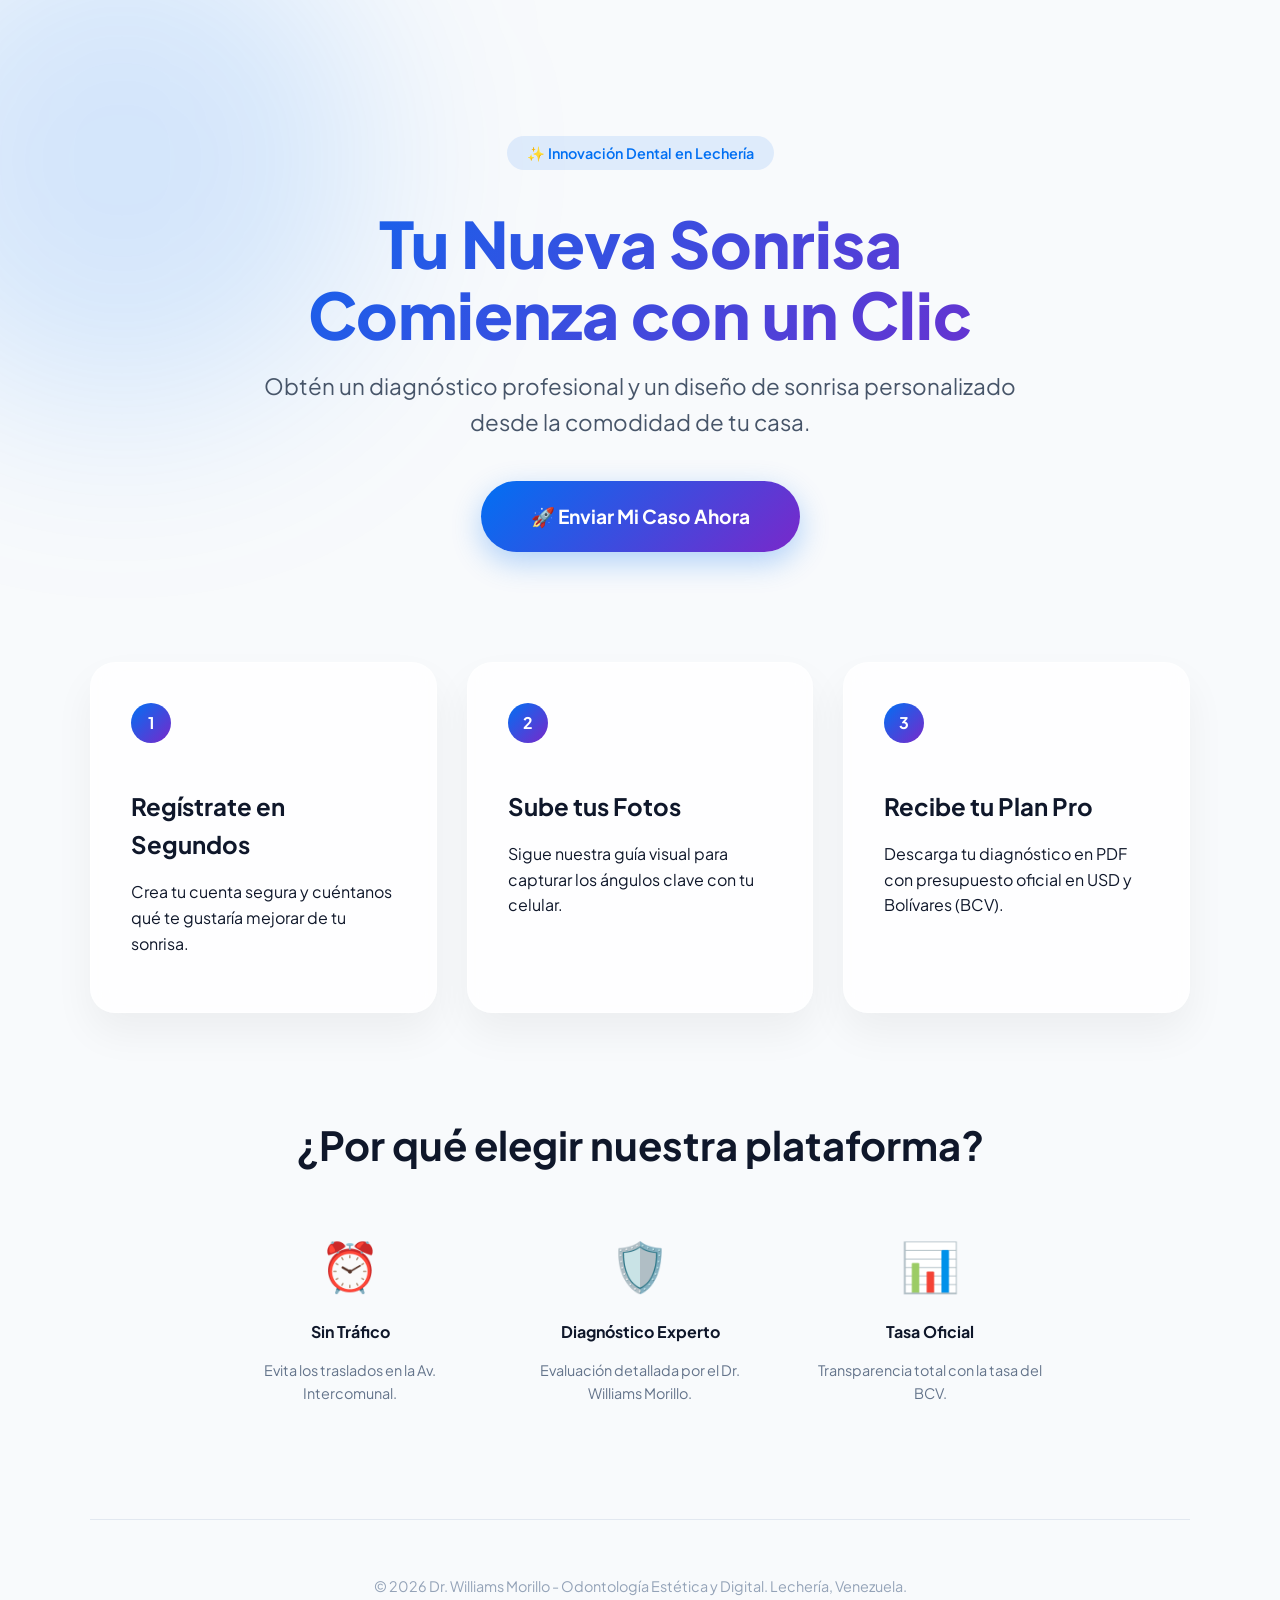
<file: tele_odontologia/index.html>
<!DOCTYPE html>
<html lang="es">
<head>
    <meta charset="UTF-8">
    <meta name="viewport" content="width=device-width, initial-scale=1.0">
    <title>Teleodontología Premium | Dr. Williams Morillo</title>
    <link rel="stylesheet" href="tele-style.css">
    <link href="https://fonts.googleapis.com/css2?family=Plus+Jakarta+Sans:wght@400;600;800&display=swap" rel="stylesheet">
    <style>
        :root {
            --primary-gradient: linear-gradient(135deg, #0070f3 0%, #7928ca 100%);
            --glass-bg: rgba(255, 255, 255, 0.7);
        }
        body { font-family: 'Plus Jakarta Sans', sans-serif; overflow-x: hidden; }
        
        /* Fondo animado sutil */
        .bg-blob {
            position: fixed; top: -10%; left: -10%; width: 500px; height: 500px;
            background: rgba(0, 112, 243, 0.15); filter: blur(100px); border-radius: 50%; z-index: -1; animation: move 20s infinite alternate;
        }
        @keyframes move { from { transform: translate(0,0); } to { transform: translate(100px, 100px); } }

        .hero { padding: 120px 20px 60px; text-align: center; }
        .hero h1 { font-size: 4rem; font-weight: 800; background: var(--primary-gradient); -webkit-background-clip: text; -webkit-text-fill-color: transparent; margin-bottom: 20px; line-height: 1.1; }
        .hero p { font-size: 1.4rem; color: #475569; max-width: 800px; margin: 0 auto 40px; }

        .feature-grid { display: grid; grid-template-columns: repeat(auto-fit, minmax(300px, 1fr)); gap: 30px; margin-top: 50px; }
        .feature-card { 
            padding: 40px; text-align: left; transition: 0.4s; position: relative; overflow: hidden;
            border: 1px solid rgba(255,255,255,0.4);
        }
        .feature-card:hover { transform: translateY(-10px); box-shadow: 0 30px 60px rgba(0,0,0,0.1); }
        .feature-card h3 { font-size: 1.5rem; margin-bottom: 15px; color: #0f172a; }
        
        .step-indicator { 
            display: inline-block; width: 40px; height: 40px; background: var(--primary-gradient); 
            color: white; border-radius: 50%; line-height: 40px; text-align: center; font-weight: bold; margin-bottom: 20px;
        }

        .cta-main {
            font-size: 1.2rem; padding: 20px 50px; border-radius: 50px; 
            box-shadow: 0 10px 30px rgba(0, 112, 243, 0.3);
        }

        @media (max-width: 768px) { .hero h1 { font-size: 2.5rem; } }
    </style>
   
</head>
<body>
    <div class="bg-blob"></div>

    <div class="container">
        <header class="hero">
            <span style="background: rgba(0,112,243,0.1); color: #0070f3; padding: 8px 20px; border-radius: 50px; font-weight: 600; font-size: 0.9rem;">✨ Innovación Dental en Lechería</span>
            <h1>Tu Nueva Sonrisa <br>Comienza con un Clic</h1>
            <p>Obtén un diagnóstico profesional y un diseño de sonrisa personalizado desde la comodidad de tu casa.</p>
            <a href="registro.html" class="btn-tele cta-main">🚀 Enviar Mi Caso Ahora</a>
        </header>

        <section class="feature-grid">
            <div class="glass-card feature-card">
                <div class="step-indicator">1</div>
                <h3>Regístrate en Segundos</h3>
                <p>Crea tu cuenta segura y cuéntanos qué te gustaría mejorar de tu sonrisa.</p>
            </div>
            <div class="glass-card feature-card">
                <div class="step-indicator">2</div>
                <h3>Sube tus Fotos</h3>
                <p>Sigue nuestra guía visual para capturar los ángulos clave con tu celular.</p>
            </div>
            <div class="glass-card feature-card">
                <div class="step-indicator">3</div>
                <h3>Recibe tu Plan Pro</h3>
                <p>Descarga tu diagnóstico en PDF con presupuesto oficial en USD y Bolívares (BCV).</p>
            </div>
        </section>

        <section style="margin-top: 100px; text-align: center;">
            <h2 style="font-size: 2.5rem; margin-bottom: 50px;">¿Por qué elegir nuestra plataforma?</h2>
            <div style="display: flex; flex-wrap: wrap; justify-content: center; gap: 40px;">
                <div style="max-width: 250px;">
                    <div style="font-size: 3rem; margin-bottom: 15px;">⏰</div>
                    <h4 style="margin:0;">Sin Tráfico</h4>
                    <p style="font-size: 0.9rem; color: #64748b;">Evita los traslados en la Av. Intercomunal.</p>
                </div>
                <div style="max-width: 250px;">
                    <div style="font-size: 3rem; margin-bottom: 15px;">🛡️</div>
                    <h4 style="margin:0;">Diagnóstico Experto</h4>
                    <p style="font-size: 0.9rem; color: #64748b;">Evaluación detallada por el Dr. Williams Morillo.</p>
                </div>
                <div style="max-width: 250px;">
                    <div style="font-size: 3rem; margin-bottom: 15px;">📊</div>
                    <h4 style="margin:0;">Tasa Oficial</h4>
                    <p style="font-size: 0.9rem; color: #64748b;">Transparencia total con la tasa del BCV.</p>
                </div>
            </div>
        </section>

        <footer style="margin-top: 100px; padding: 40px; text-align: center; border-top: 1px solid #e2e8f0; color: #94a3b8; font-size: 0.9rem;">
            <p>&copy; 2026 Dr. Williams Morillo - Odontología Estética y Digital. Lechería, Venezuela.</p>
        </footer>
    </div>
</body>
</html>
</file>
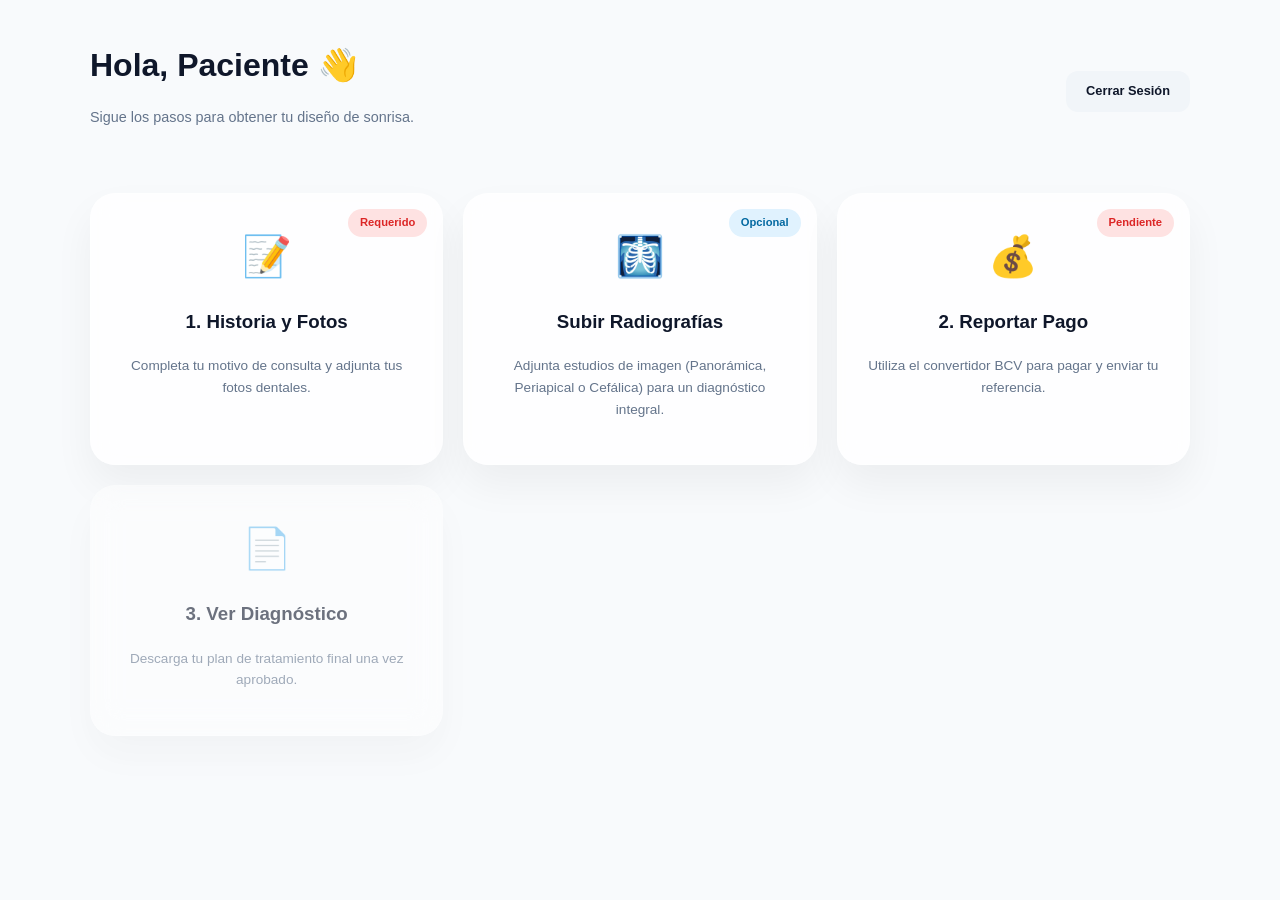
<file: tele_odontologia/dashboard.html>
<!DOCTYPE html>
<html lang="es">
<head>
    <meta charset="UTF-8">
    <title>Mi Panel | DentalApp Pro</title>
    <link rel="stylesheet" href="tele-style.css">
    <style>
        .dashboard-container { display: grid; grid-template-columns: repeat(auto-fit, minmax(300px, 1fr)); gap: 20px; margin-top: 30px; }
        .step-card { padding: 30px; text-align: center; position: relative; transition: 0.3s; cursor: pointer; }
        .step-card:hover { transform: translateY(-5px); border-color: #0070f3; }
        .badge { position: absolute; top: 15px; right: 15px; font-size: 0.7rem; font-weight: bold; padding: 5px 12px; border-radius: 20px; }
        .pending { background: #fee2e2; color: #dc2626; }
        .completed { background: #dcfce7; color: #166534; }
        
    </style>
    <script>
   window.onload = () => {
    const nombreVal = localStorage.getItem('paciente_nombre') || "Paciente";
    document.querySelector('h1').innerText = `Hola, ${nombreVal} 👋`;
};
    </script>
</head>
<body>
    <div class="container">
        <header style="display: flex; justify-content: space-between; align-items: center; padding: 20px 0;">
            <div>
                <h1 style="margin:0;">Hola, Williams 👋</h1>
                <p style="color: #64748b; font-size: 0.9rem;">Sigue los pasos para obtener tu diseño de sonrisa.</p>
            </div>
            <a href="index.html" class="btn-tele" style="padding: 10px 20px; font-size: 0.8rem; background: #f1f5f9; color: #0f172a;">Cerrar Sesión</a>
        </header>

        <div class="dashboard-container">
            <div class="glass-card step-card" onclick="window.location.href='nuevo-caso.html'">
                <span class="badge pending" id="status-clinico">Requerido</span>
                <div style="font-size: 2.5rem; margin-bottom: 15px;">📝</div>
                <h3>1. Historia y Fotos</h3>
                <p style="font-size: 0.85rem; color: #64748b;">Completa tu motivo de consulta y adjunta tus fotos dentales.</p>
            </div>
<div class="glass-card step-card" onclick="window.location.href='subir-rx.html'">
    <span class="badge pending" style="background: #e0f2fe; color: #0369a1;">Opcional</span>
    <div style="font-size: 2.5rem; margin-bottom: 15px;">🩻</div>
    <h3>Subir Radiografías</h3>
    <p style="font-size: 0.85rem; color: #64748b;">Adjunta estudios de imagen (Panorámica, Periapical o Cefálica) para un diagnóstico integral.</p>
</div>
            <div class="glass-card step-card" onclick="window.location.href='pago.html'">
                <span class="badge pending" id="status-pago">Pendiente</span>
                <div style="font-size: 2.5rem; margin-bottom: 15px;">💰</div>
                <h3>2. Reportar Pago</h3>
                <p style="font-size: 0.85rem; color: #64748b;">Utiliza el convertidor BCV para pagar y enviar tu referencia.</p>
            </div>

            <div class="glass-card step-card" style="opacity: 0.6; cursor: not-allowed;">
                <div style="font-size: 2.5rem; margin-bottom: 15px;">📄</div>
                <h3>3. Ver Diagnóstico</h3>
                <p style="font-size: 0.85rem; color: #64748b;">Descarga tu plan de tratamiento final una vez aprobado.</p>
            </div>
        </div>
    </div>
    
</body>
</html>
</file>
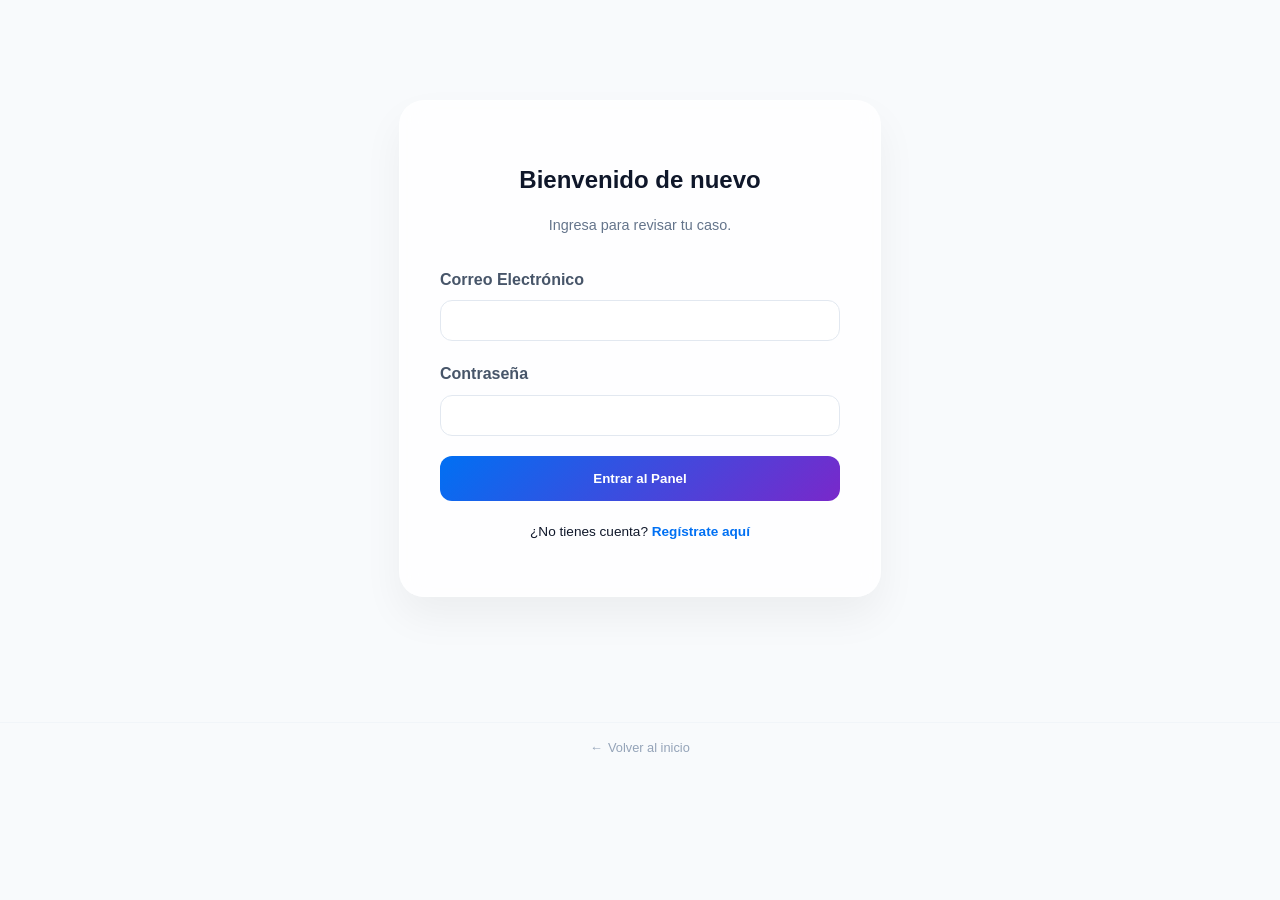
<file: tele_odontologia/login.html>
<!DOCTYPE html>
<html lang="es">
<head>
    <meta charset="UTF-8">
    <title>Iniciar Sesión | DentalApp Pro</title>
    <link rel="stylesheet" href="tele-style.css">
    <style>
        .login-card { max-width: 400px; margin: 80px auto; padding: 40px; }
        .form-group { margin-bottom: 20px; text-align: left; }
        label { display: block; font-weight: 600; margin-bottom: 8px; color: #475569; }
        input { width: 100%; padding: 12px; border-radius: 12px; border: 1px solid #e2e8f0; box-sizing: border-box; }
    </style>
</head>
<body>
    <div class="container" style="text-align: center;">
        <div class="glass-card login-card">
            <h2 style="margin-bottom: 10px;">Bienvenido de nuevo</h2>
            <p style="color: #64748b; font-size: 0.9rem; margin-bottom: 30px;">Ingresa para revisar tu caso.</p>

            <form onsubmit="iniciarSesion(event)">
                <div class="form-group">
                    <label>Correo Electrónico</label>
                    <input type="email" id="login-email" required>
                </div>
                <div class="form-group">
                    <label>Contraseña</label>
                    <input type="password" id="login-pass" required>
                </div>
                <button type="submit" class="btn-tele" style="width: 100%;">Entrar al Panel</button>
            </form>
            <p style="margin-top: 20px; font-size: 0.85rem;">¿No tienes cuenta? <a href="registro.html" style="color: #0070f3; font-weight: bold; text-decoration: none;">Regístrate aquí</a></p>
        </div>
    </div>
    <div style="margin-top: 25px; border-top: 1px solid #f1f5f9; padding-top: 15px;">
    <a href="index.html" style="color: #94a3b8; text-decoration: none; font-size: 0.8rem; display: flex; align-items: center; justify-content: center; gap: 5px;">
        <span>←</span> Volver al inicio
    </a>
</div>
    <script>
        function iniciarSesion(e) {
            e.preventDefault();
            // Aquí iría la validación real. Por ahora, redirigimos al dashboard.
            window.location.href = "dashboard.html";
        }
    </script>
</body>
</html>
</file>
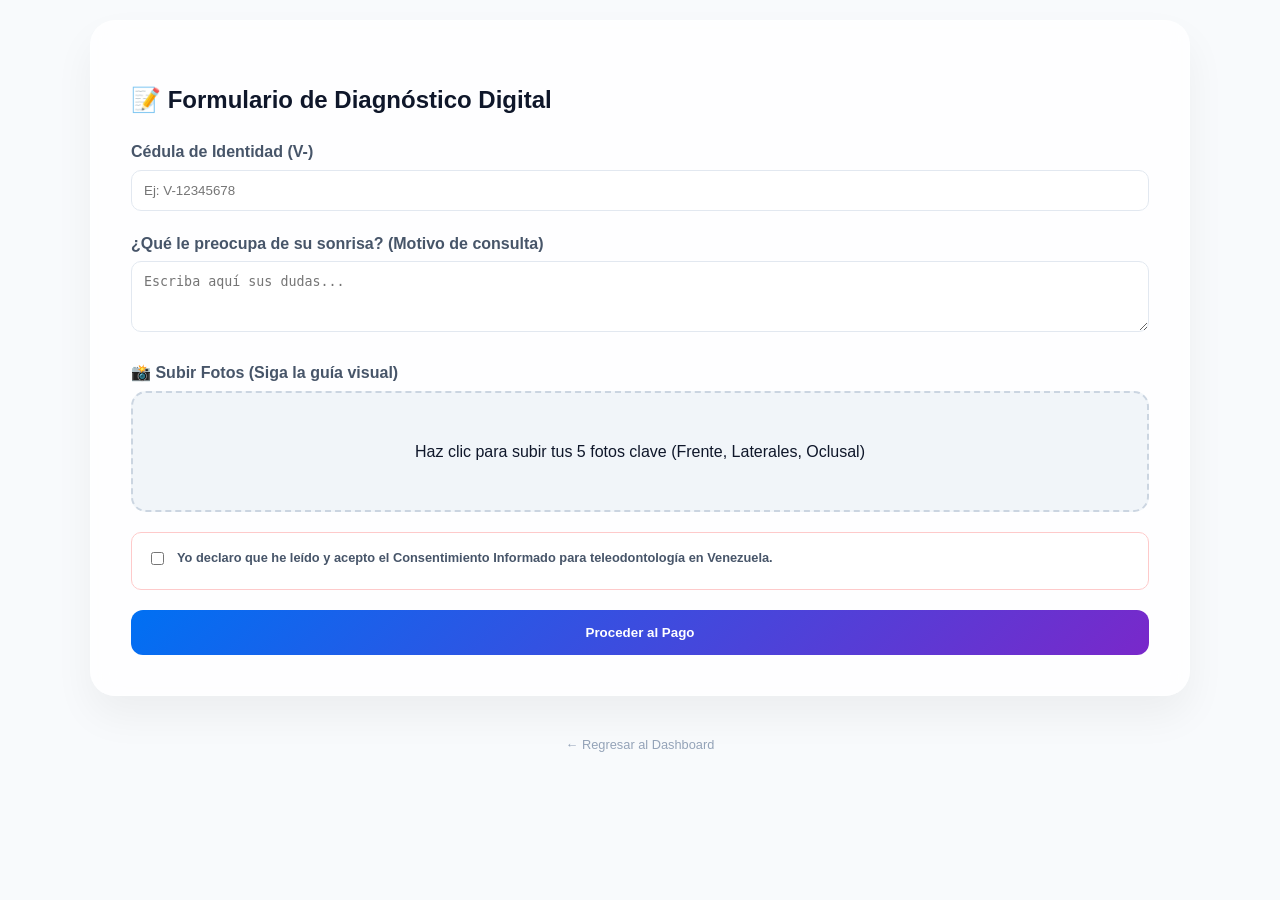
<file: tele_odontologia/nuevo-caso.html>
<!DOCTYPE html>
<html lang="es">
<head>
    <meta charset="UTF-8">
    <title>Enviar Caso | DentalApp Pro</title>
    <link rel="stylesheet" href="tele-style.css">
    <style>
        .form-group { margin-bottom: 20px; text-align: left; }
        label { display: block; font-weight: 600; margin-bottom: 5px; color: #475569; }
        input, textarea, select { width: 100%; padding: 12px; border-radius: 10px; border: 1px solid #e2e8f0; box-sizing: border-box; }
        .upload-box { border: 2px dashed #cbd5e1; padding: 30px; text-align: center; border-radius: 15px; background: #f1f5f9; cursor: pointer; }
    </style>
</head>
<body>
    <div class="container">
        <div class="glass-card">
            <h2>📝 Formulario de Diagnóstico Digital</h2>
            <form action="pago.html">
                <div class="form-group">
                    <label>Cédula de Identidad (V-)</label>
                    <input type="text" placeholder="Ej: V-12345678" required>
                </div>
                <div class="form-group">
                    <label>¿Qué le preocupa de su sonrisa? (Motivo de consulta)</label>
                    <textarea rows="3" placeholder="Escriba aquí sus dudas..." required></textarea>
                </div>

                <div class="form-group">
                    <label>📸 Subir Fotos (Siga la guía visual)</label>
                    <div class="upload-box" onclick="document.getElementById('file-up').click()">
                        <p>Haz clic para subir tus 5 fotos clave (Frente, Laterales, Oclusal)</p>
                        <input type="file" id="file-up" multiple hidden>
                    </div>
                </div>

                <div class="form-group" style="background: #fff; padding: 15px; border-radius: 10px; border: 1px solid #fecaca;">
                    <label style="display: flex; gap: 10px; cursor: pointer;">
                        <input type="checkbox" style="width: auto;" required>
                        <span style="font-size: 0.8rem;">
                            Yo declaro que he leído y acepto el <b>Consentimiento Informado</b> para teleodontología en Venezuela.
                        </span>
                    </label>
                </div>

                <button type="submit" class="btn-tele" style="width: 100%;">Proceder al Pago</button>
            </form>
        </div>
    </div>
    <div style="margin-top: 15px; text-align: center;">
    <a href="dashboard.html" style="color: #94a3b8; text-decoration: none; font-size: 0.8rem;">
        ← Regresar al Dashboard
    </a>
</div>
</body>
</html>
</file>
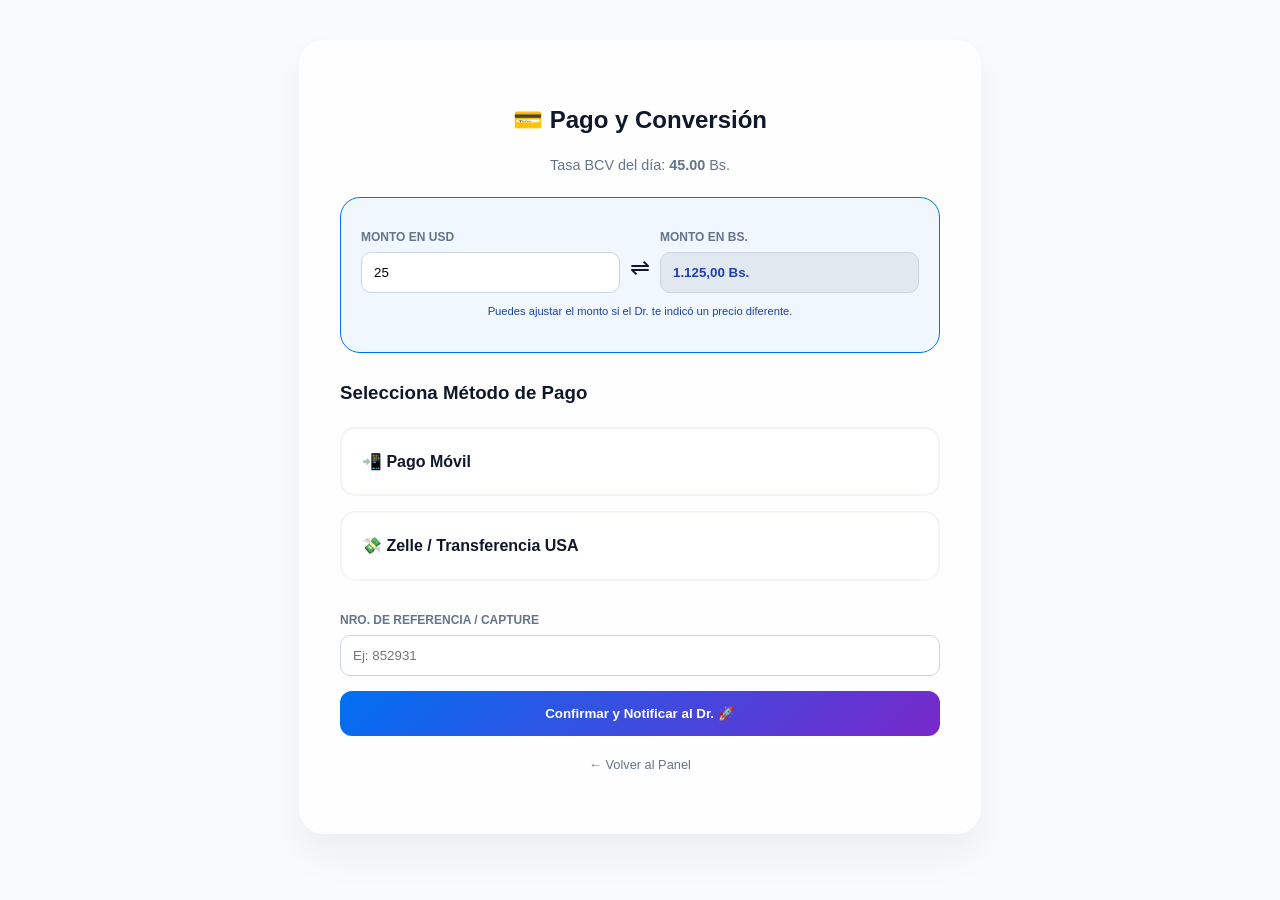
<file: tele_odontologia/pago.html>
<!DOCTYPE html>
<html lang="es">
<head>
    <meta charset="UTF-8">
    <title>Finalizar Pago | DentalApp Pro</title>
    <link rel="stylesheet" href="tele-style.css">
    <style>
        .converter-box { background: #f0f7ff; padding: 20px; border-radius: 20px; margin-bottom: 25px; border: 1px solid #0070f3; }
        .payment-method-card { background: white; padding: 20px; border-radius: 15px; margin-bottom: 15px; border: 2px solid #f1f5f9; cursor: pointer; transition: 0.3s; }
        .payment-method-card:hover { border-color: #0070f3; }
        .payment-method-card.active { border-color: #0070f3; background: #fff; box-shadow: 0 10px 20px rgba(0,0,0,0.05); }
        .data-box { background: #f8fafc; padding: 15px; border-radius: 12px; margin-top: 10px; border: 1px solid #e2e8f0; display: none; }
        .currency-input-group { display: flex; gap: 10px; align-items: center; margin-top: 10px; }
        input[type="number"], input[type="text"] { width: 100%; padding: 12px; border-radius: 10px; border: 1px solid #cbd5e1; box-sizing: border-box; }
        .label-small { font-size: 0.75rem; font-weight: bold; color: #64748b; display: block; margin-bottom: 5px; }
    </style>
</head>
<body>
    <div class="container">
        <div class="glass-card" style="max-width: 600px; margin: 20px auto;">
            <h2 style="text-align: center; margin-bottom: 5px;">💳 Pago y Conversión</h2>
            <p style="text-align: center; color: #64748b; font-size: 0.9rem; margin-bottom: 20px;">Tasa BCV del día: <b id="display-tasa">--</b> Bs.</p>
            
            <div class="converter-box">
                <div class="currency-input-group">
                    <div style="flex: 1;">
                        <label class="label-small">MONTO EN USD</label>
                        <input type="number" id="input-usd" value="25" oninput="convertirABs()">
                    </div>
                    <div style="font-size: 1.5rem; margin-top: 15px;">⇌</div>
                    <div style="flex: 1;">
                        <label class="label-small">MONTO EN BS.</label>
                        <input type="text" id="input-bs" readonly style="background: #e2e8f0; font-weight: bold; color: #1e40af;">
                    </div>
                </div>
                <p style="font-size: 0.7rem; color: #1e40af; margin-top: 10px; text-align: center;">Puedes ajustar el monto si el Dr. te indicó un precio diferente.</p>
            </div>

            <h3>Selecciona Método de Pago</h3>
            
            <div class="payment-method-card" onclick="showData('pm-data', this)">
                <strong>📲 Pago Móvil</strong>
                <div id="pm-data" class="data-box">
                    <p style="margin: 5px 0;"><b>Banco:</b> Mercantil (0105)</p>
                    <p style="margin: 5px 0;"><b>Teléfono:</b> 04248548251</p>
                    <p style="margin: 5px 0;"><b>Cédula:</b> V-12.345.678</p>
                </div>
            </div>

            <div class="payment-method-card" onclick="showData('zelle-data', this)">
                <strong>💸 Zelle / Transferencia USA</strong>
                <div id="zelle-data" class="data-box">
                    <p style="margin: 5px 0;"><b>Correo:</b> pagos@dentalpro.com</p>
                    <p style="margin: 5px 0;"><b>Titular:</b> Williams Morillo</p>
                </div>
            </div>

            <div style="margin-top: 30px;">
                <label class="label-small">NRO. DE REFERENCIA / CAPTURE</label>
                <input type="text" id="ref-pago" placeholder="Ej: 852931">
                
                <button onclick="enviarPagoWhatsApp()" class="btn-tele" style="width: 100%; margin-top: 15px; padding: 15px;">
                    Confirmar y Notificar al Dr. 🚀
                </button>
            </div>
            
            <p style="text-align: center; margin-top: 15px;"><a href="dashboard.html" style="color: #64748b; font-size: 0.8rem; text-decoration: none;">← Volver al Panel</a></p>
        </div>
    </div>

    <script>
        let tasaActual = 45.00;

        window.onload = () => {
            // Obtener tasa del administrador
            tasaActual = parseFloat(localStorage.getItem('tasa_bcv_dental')) || 45.00;
            document.getElementById('display-tasa').innerText = tasaActual.toFixed(2);
            convertirABs();
        };

        function convertirABs() {
            const usd = document.getElementById('input-usd').value;
            const resultado = usd * tasaActual;
            document.getElementById('input-bs').value = resultado.toLocaleString('es-VE', {minimumFractionDigits: 2}) + " Bs.";
        }

        function showData(id, element) {
            document.querySelectorAll('.data-box').forEach(box => box.style.display = 'none');
            document.querySelectorAll('.payment-method-card').forEach(card => card.classList.remove('active'));
            document.getElementById(id).style.display = 'block';
            element.classList.add('active');
        }

        function enviarPagoWhatsApp() {
            const usd = document.getElementById('input-usd').value;
            const bs = document.getElementById('input-bs').value;
            const ref = document.getElementById('ref-pago').value;
            
            if(!ref) return alert("Por favor ingresa la referencia.");

            const mensaje = `*REPORTE DE PAGO*%0A---%0A*Monto:* ${usd} USD (${bs})%0A*Referencia:* ${ref}%0A---%0A_Adjunto el comprobante abajo._`;
            window.open(`https://wa.me/584248548251?text=${mensaje}`, '_blank');
            window.location.href = 'dashboard.html';
        }
    </script>
</body>
</html>
</file>
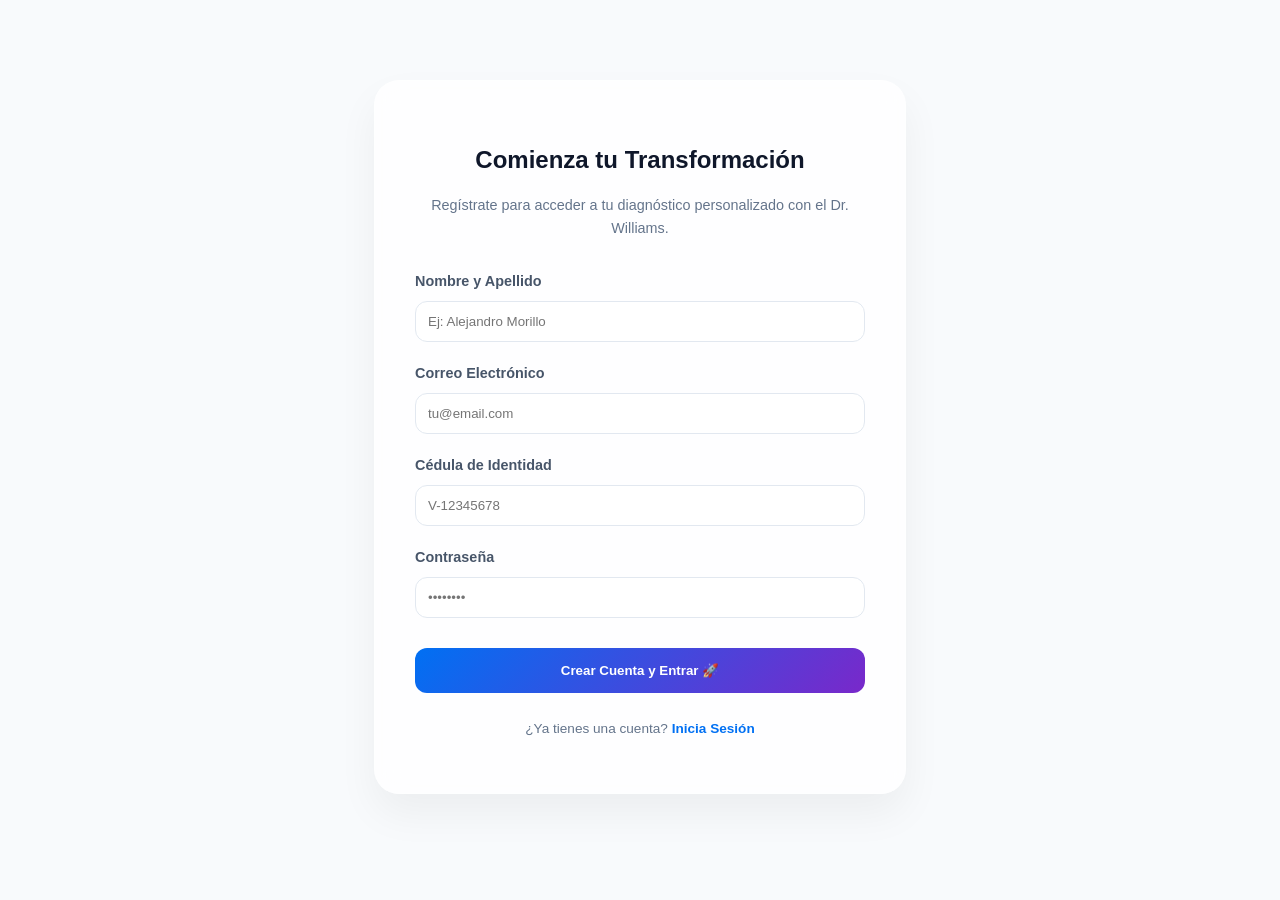
<file: tele_odontologia/registro.html>
<!DOCTYPE html>
<html lang="es">
<head>
    <meta charset="UTF-8">
    <title>Crear Cuenta | DentalApp Pro</title>
    <link rel="stylesheet" href="tele-style.css">
    <style>
        .register-card { max-width: 450px; margin: 60px auto; padding: 40px; }
        .form-group { margin-bottom: 20px; text-align: left; }
        label { display: block; font-weight: 600; margin-bottom: 8px; color: #475569; font-size: 0.9rem; }
        input { width: 100%; padding: 12px; border-radius: 12px; border: 1px solid #e2e8f0; box-sizing: border-box; }
        input:focus { outline: none; border-color: #0070f3; box-shadow: 0 0 0 3px rgba(0, 112, 243, 0.1); }
        .login-footer { margin-top: 25px; font-size: 0.85rem; color: #64748b; }
        .login-footer a { color: #0070f3; font-weight: bold; text-decoration: none; }
    </style>
</head>
<body>
    <div class="container" style="text-align: center;">
        <div class="glass-card register-card">
            <h2 style="margin-bottom: 10px;">Comienza tu Transformación</h2>
            <p style="color: #64748b; font-size: 0.9rem; margin-bottom: 30px;">Regístrate para acceder a tu diagnóstico personalizado con el Dr. Williams.</p>

            <form onsubmit="manejarRegistro(event)">
                <div class="form-group">
                    <label>Nombre y Apellido</label>
                    <input type="text" id="reg-nombre" placeholder="Ej: Alejandro Morillo" required>
                </div>

                <div class="form-group">
                    <label>Correo Electrónico</label>
                    <input type="email" id="reg-email" placeholder="tu@email.com" required>
                </div>

                <div class="form-group">
                    <label>Cédula de Identidad</label>
                    <input type="text" id="reg-cedula" placeholder="V-12345678" required>
                </div>

                <div class="form-group">
                    <label>Contraseña</label>
                    <input type="password" id="reg-pass" placeholder="••••••••" required>
                </div>

                <button type="submit" class="btn-tele" style="width: 100%; padding: 15px; margin-top: 10px;">
                    Crear Cuenta y Entrar 🚀
                </button>
            </form>

            <p class="login-footer">¿Ya tienes una cuenta? <a href="login.html">Inicia Sesión</a></p>
        </div>
    </div>

    <script>
        function manejarRegistro(e) {
            e.preventDefault();
            
            // Capturamos el nombre para que el Dashboard lo salude
            const nombre = document.getElementById('reg-nombre').value;
            const cedula = document.getElementById('reg-cedula').value;
            
            // Guardamos la sesión localmente
            localStorage.setItem('paciente_nombre', nombre);
            localStorage.setItem('paciente_cedula', cedula);
            
            // Redirigimos al Dashboard
            window.location.href = "dashboard.html";
        }
    </script>
</body>
</html>
</file>
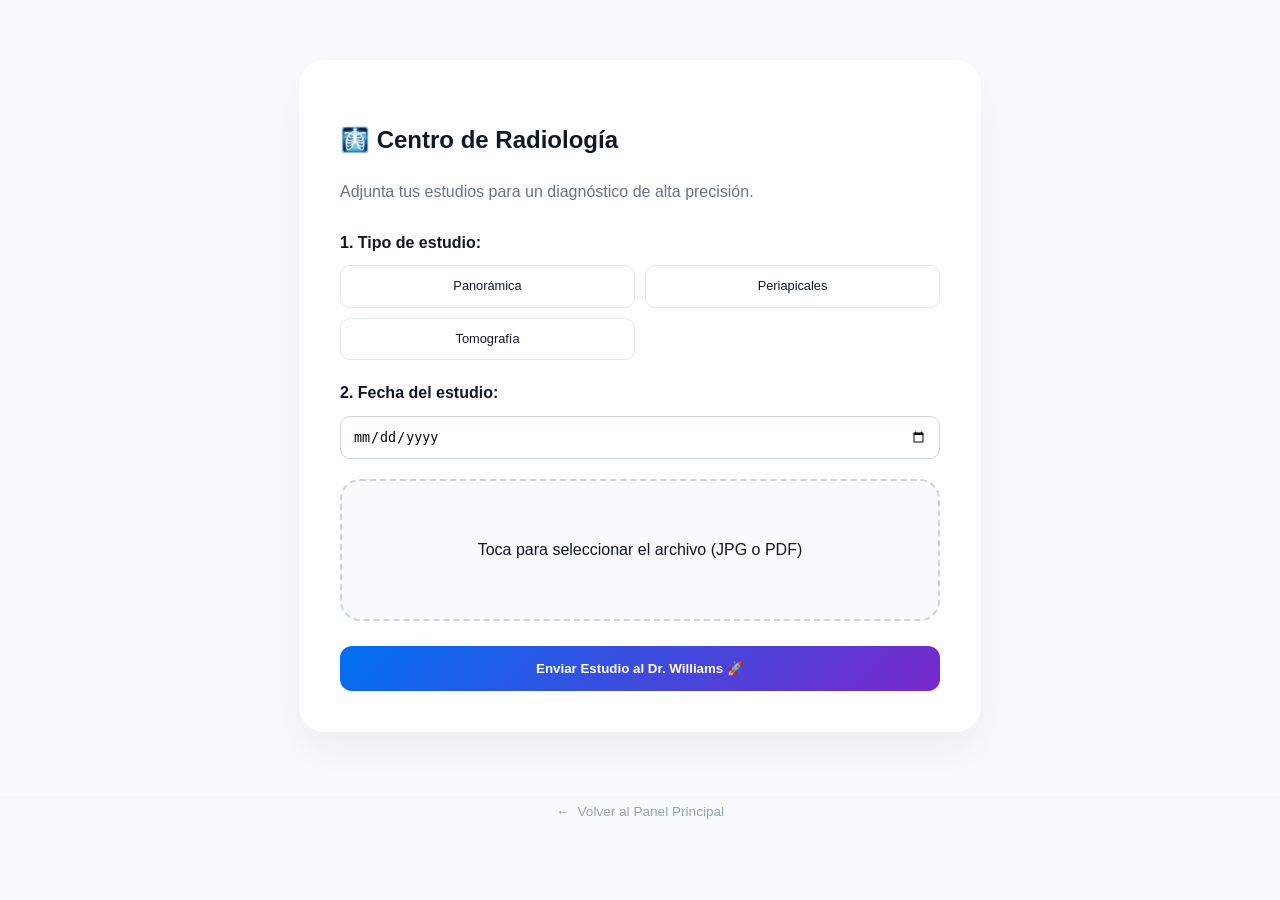
<file: tele_odontologia/subir-rx.html>
<!DOCTYPE html>
<html lang="es">
<head>
    <meta charset="UTF-8">
    <title>Subir RX | DentalApp Pro</title>
    <link rel="stylesheet" href="tele-style.css">
    <style>
        .rx-upload-zone { border: 2px dashed #cbd5e1; padding: 40px; text-align: center; border-radius: 20px; background: #f8fafc; cursor: pointer; }
        .rx-options { display: grid; grid-template-columns: 1fr 1fr; gap: 10px; margin-bottom: 20px; }
        .rx-tag { padding: 10px; border: 1px solid #e2e8f0; border-radius: 10px; font-size: 0.8rem; cursor: pointer; text-align: center; }
        .rx-tag.selected { background: #0070f3; color: white; border-color: #0070f3; }
        input[type="date"] { width: 100%; padding: 12px; border-radius: 10px; border: 1px solid #cbd5e1; margin-bottom: 20px; box-sizing: border-box; }
    </style>
</head>
<body>
    <div class="container">
        <div class="glass-card" style="max-width: 600px; margin: 40px auto;">
            <h2>🩻 Centro de Radiología</h2>
            <p style="color: #64748b; margin-bottom: 25px;">Adjunta tus estudios para un diagnóstico de alta precisión.</p>

            <label style="display:block; font-weight:bold; margin-bottom:10px;">1. Tipo de estudio:</label>
            <div class="rx-options">
                <div class="rx-tag" onclick="this.classList.toggle('selected')">Panorámica</div>
                <div class="rx-tag" onclick="this.classList.toggle('selected')">Periapicales</div>
                <div class="rx-tag" onclick="this.classList.toggle('selected')">Tomografía</div>
            </div>

            <label style="display:block; font-weight:bold; margin-bottom:10px;">2. Fecha del estudio:</label>
            <input type="date" id="fecha-rx" required>

            <div class="rx-upload-zone" onclick="document.getElementById('rx-input').click()">
                <p id="rx-status">Toca para seleccionar el archivo (JPG o PDF)</p>
                <input type="file" id="rx-input" hidden onchange="document.getElementById('rx-status').innerText = 'Archivo listo ✅'">
            </div>

            <button class="btn-tele" style="width: 100%; margin-top: 25px;" onclick="enviarRXWhatsApp()">
                Enviar Estudio al Dr. Williams 🚀
            </button>
        </div>
    </div>
<div style="margin-top: 5px; border-top: 1px solid #f1f5f9; padding-top: 0px; text-align: center;">
    <a href="dashboard.html" style="color: #94a3b8; text-decoration: none; font-size: 0.85rem; display: inline-flex; align-items: center; gap: 8px; transition: 0.3s;" onmouseover="this.style.color='#64748b'" onmouseout="this.style.color='#94a3b8'">
        <span>←</span> Volver al Panel Principal
    </a>
</div>
    <script>
        function enviarRXWhatsApp() {
            const fecha = document.getElementById('fecha-rx').value;
            const tipos = Array.from(document.querySelectorAll('.rx-tag.selected')).map(t => t.innerText).join(", ");
            
            if(!fecha || !tipos) return alert("Por favor completa la fecha y el tipo de estudio.");

            const mensaje = `*NUEVO ESTUDIO RX*%0A*Paciente:* Alejandro Morillo%0A*Tipo:* ${tipos}%0A*Fecha:* ${fecha}%0A---%0A_Adjunto el archivo en este chat._`;
            window.open(`https://wa.me/584248548251?text=${mensaje}`, '_blank');
            window.location.href = 'dashboard.html';
        }
    </script>
</body>
</html>
</file>
<file: tele_odontologia/tele-style.css>
:root {
    --primary: linear-gradient(135deg, #0070f3 0%, #7928ca 100%);
    --bg-light: #f8fafc;
    --text-dark: #0f172a;
    --glass: rgba(255, 255, 255, 0.8);
}

body {
    font-family: 'Inter', sans-serif;
    background-color: var(--bg-light);
    color: var(--text-dark);
    margin: 0;
    line-height: 1.6;
}

.container {
    max-width: 1100px;
    margin: 0 auto;
    padding: 20px;
}

/* Efecto Cristal */
.glass-card {
    background: var(--glass);
    backdrop-filter: blur(15px);
    border: 1px solid rgba(255, 255, 255, 0.3);
    border-radius: 25px;
    padding: 40px;
    box-shadow: 0 20px 40px rgba(0,0,0,0.05);
}

.btn-tele {
    background: var(--primary);
    color: white;
    padding: 15px 30px;
    border: none;
    border-radius: 12px;
    font-weight: bold;
    cursor: pointer;
    text-decoration: none;
    display: inline-block;
    transition: 0.3s;
}

.btn-tele:hover {
    transform: translateY(-3px);
    box-shadow: 0 10px 20px rgba(121, 40, 202, 0.2);
}
</file>
